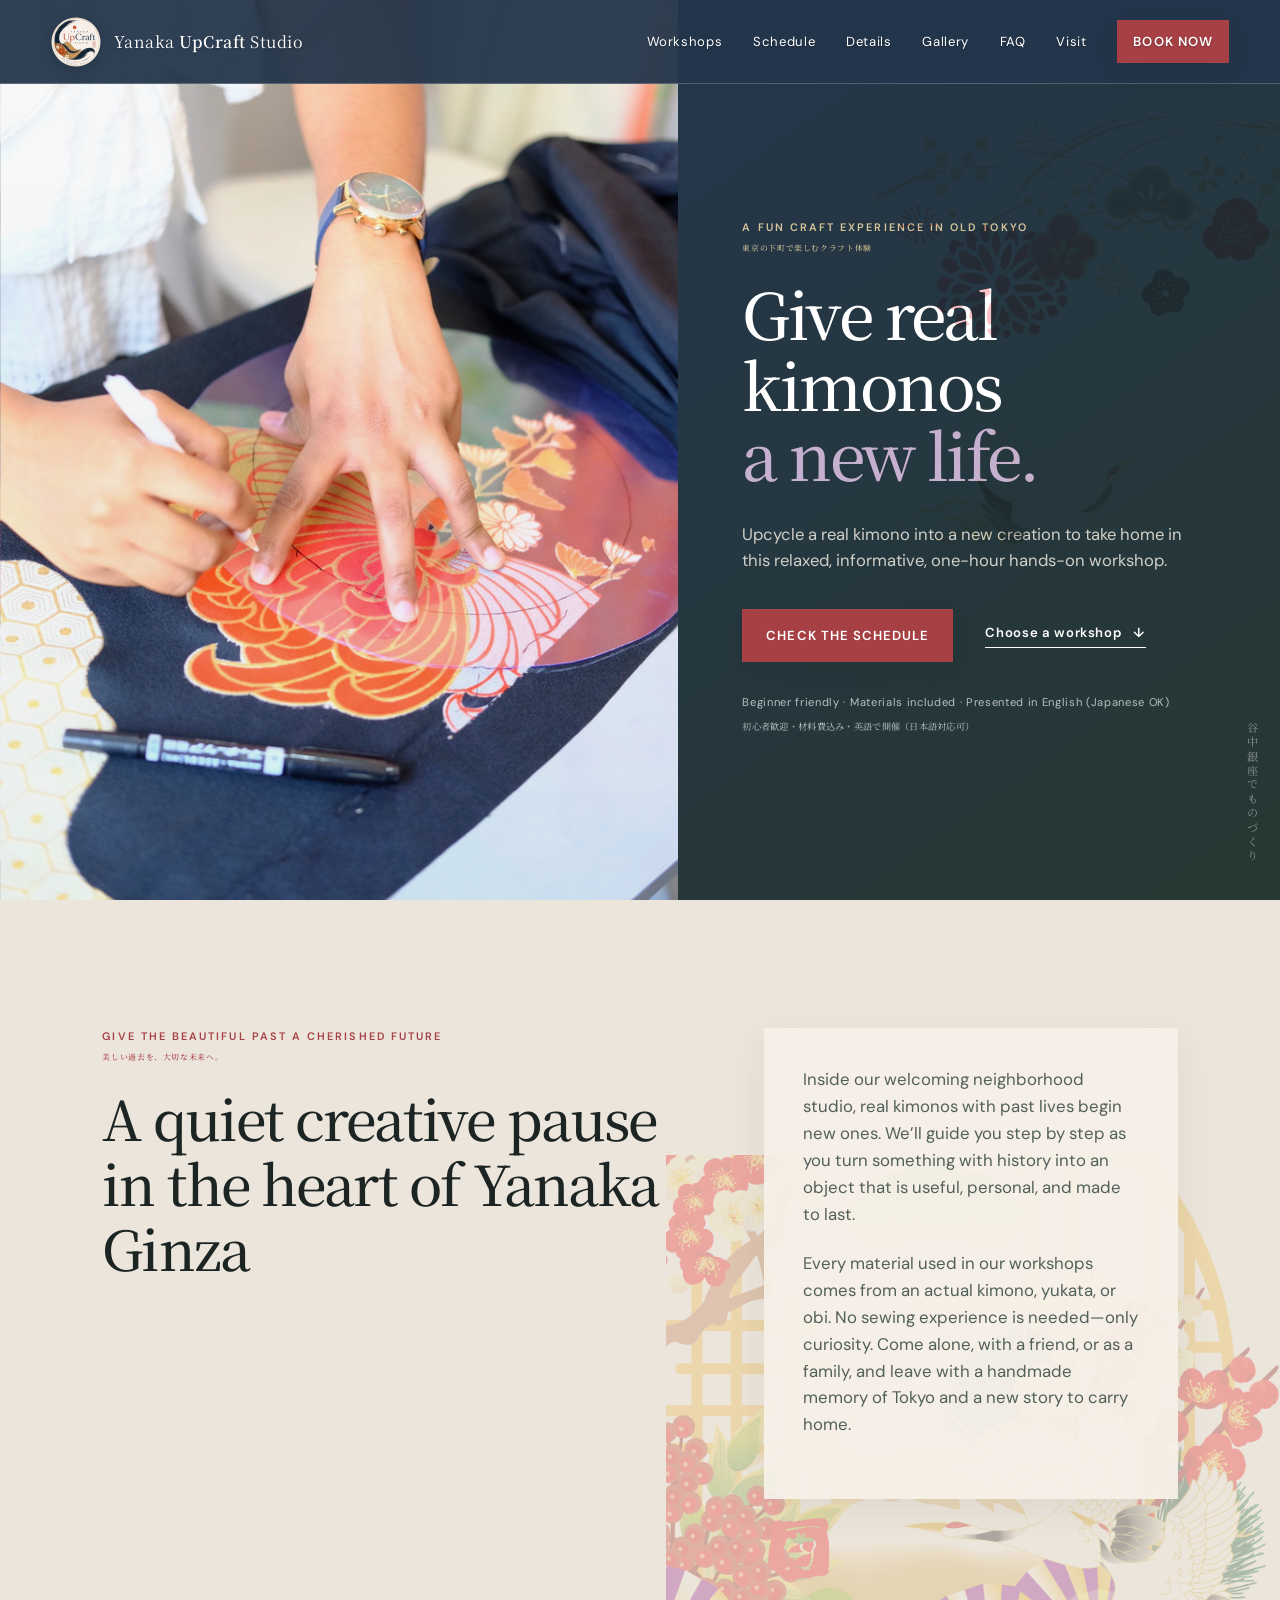
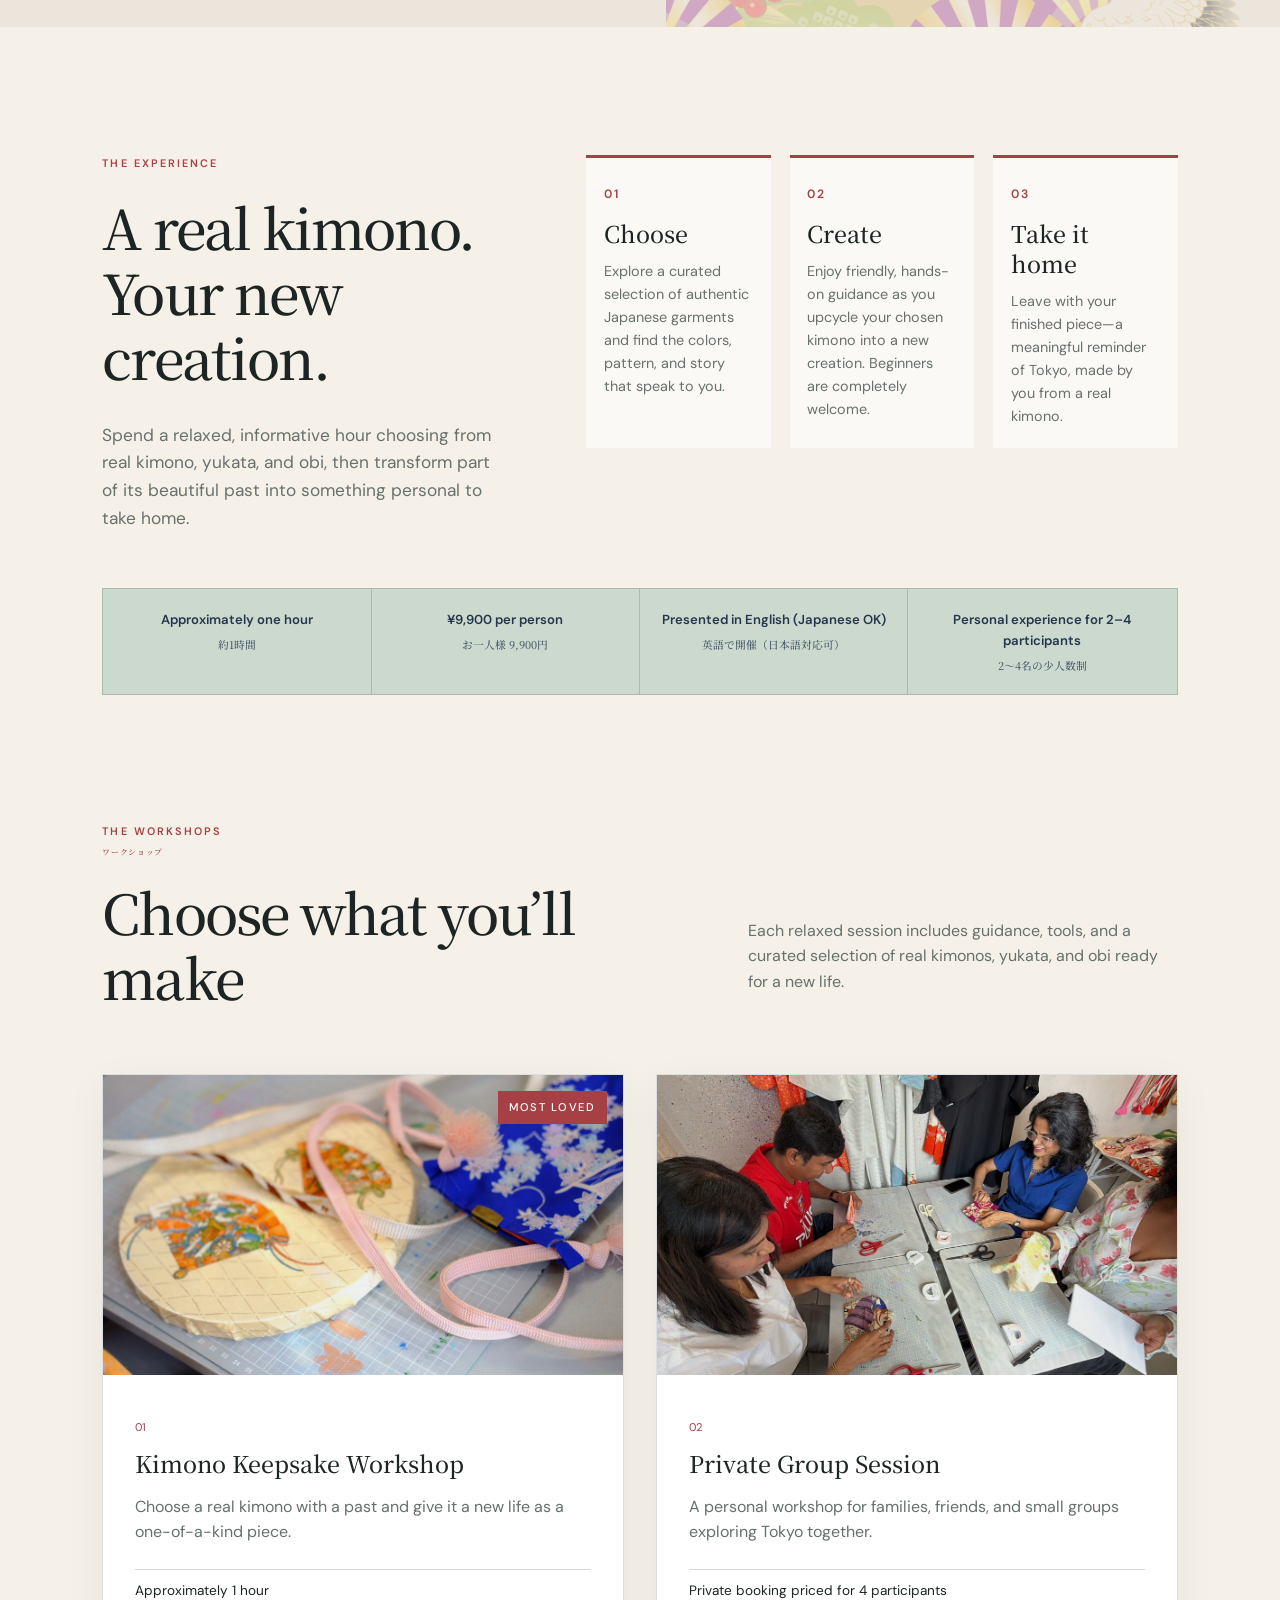
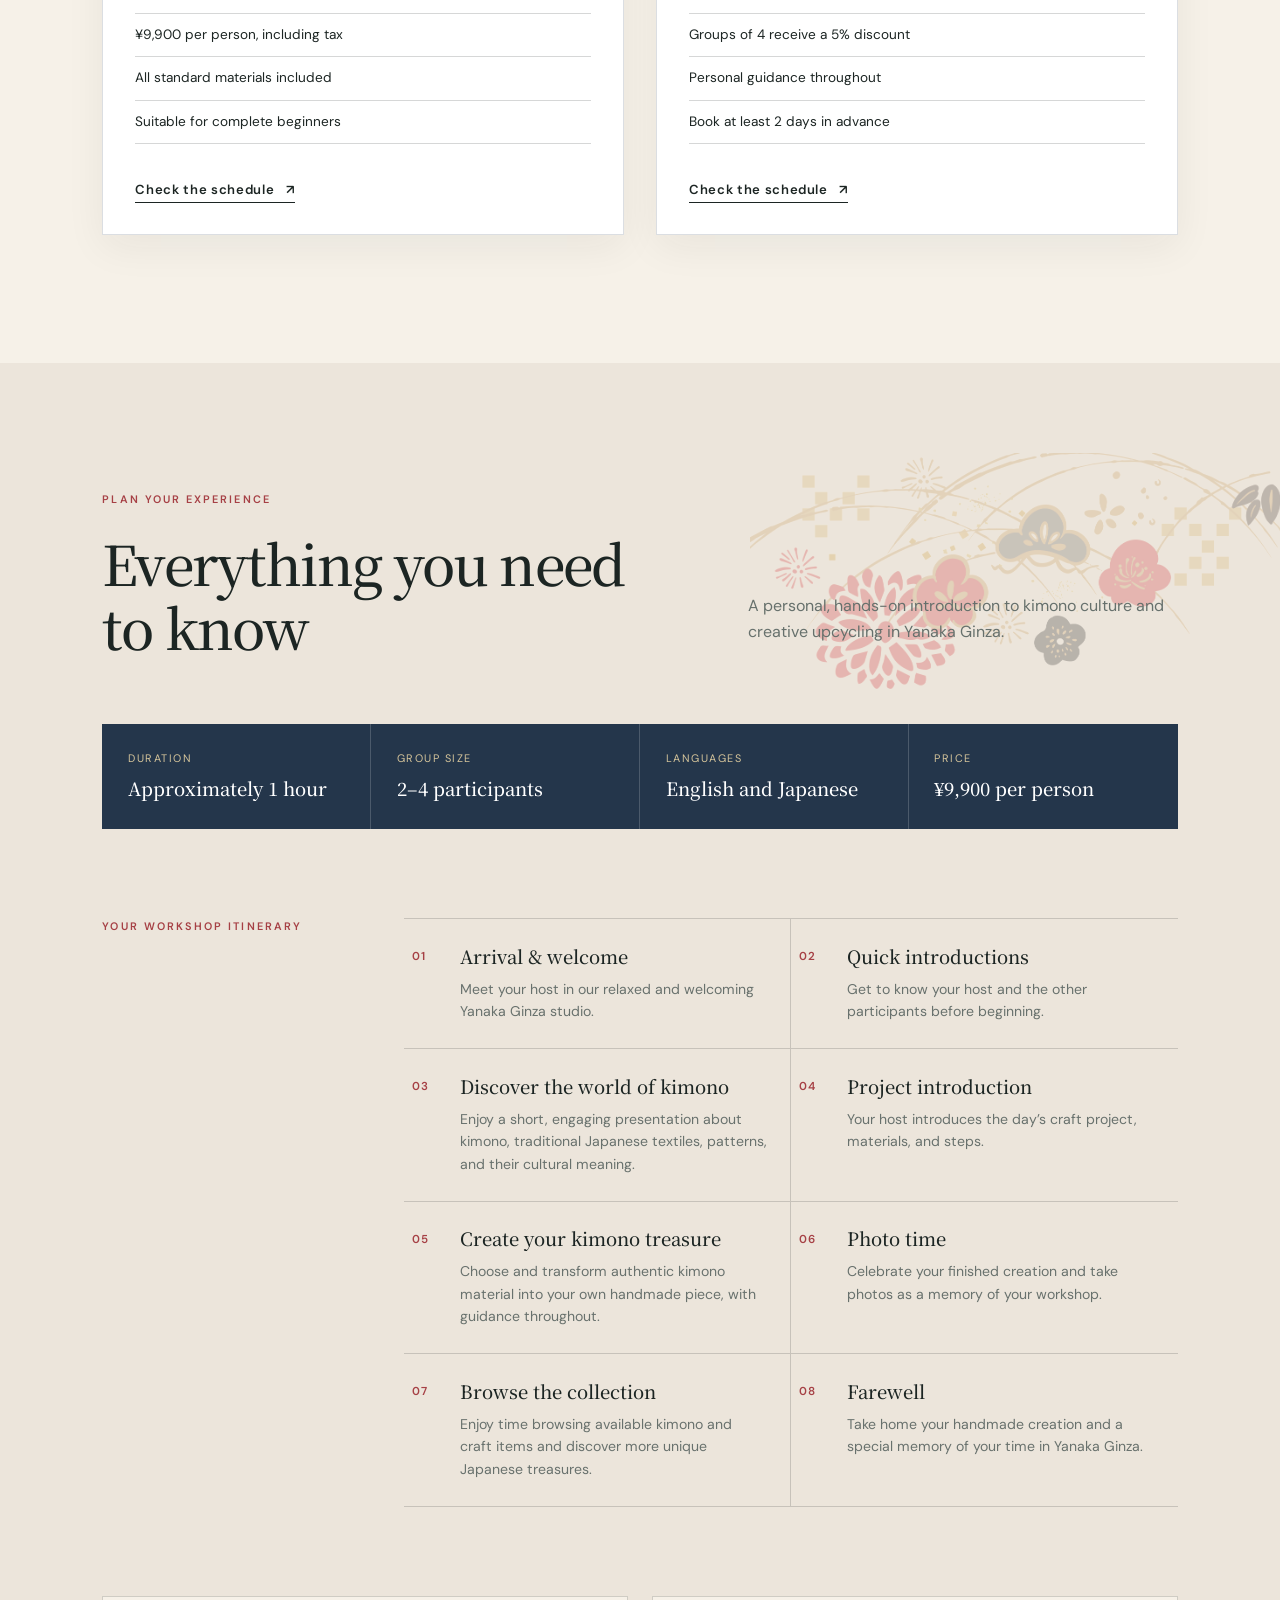
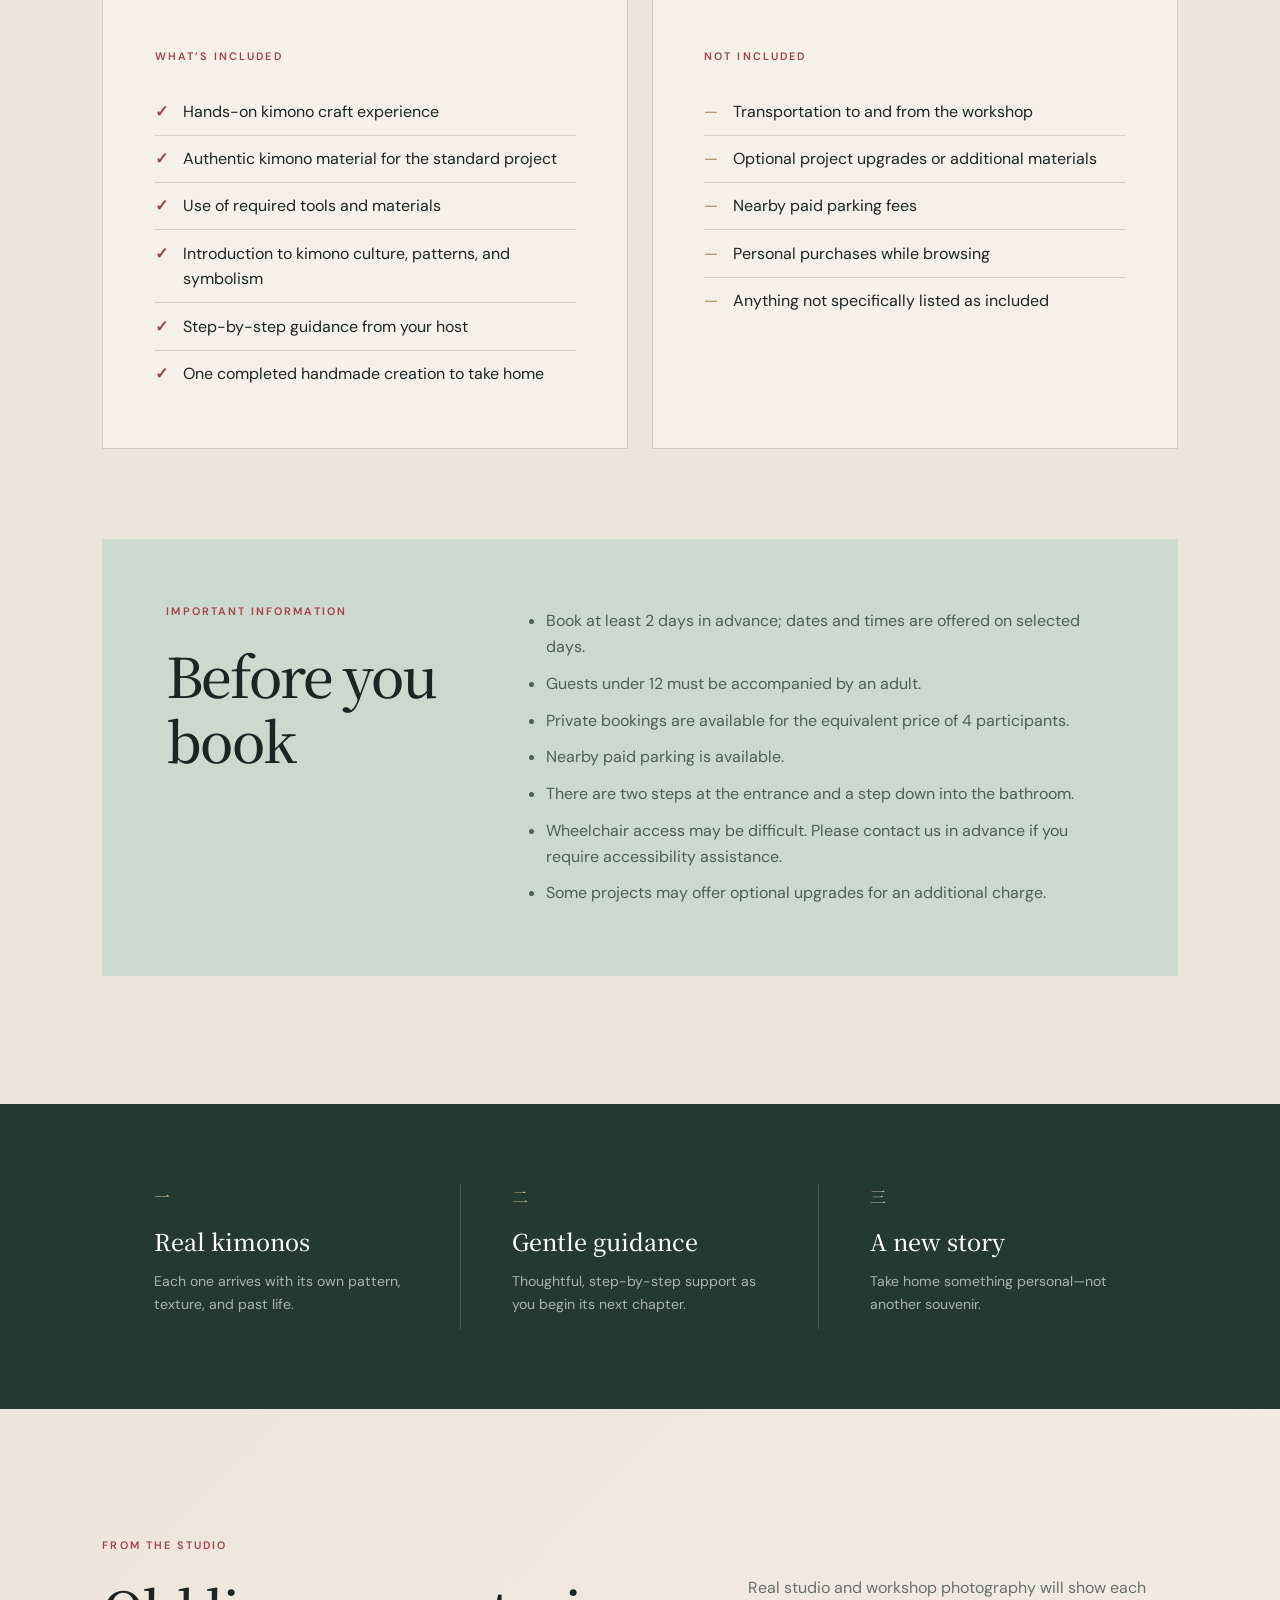
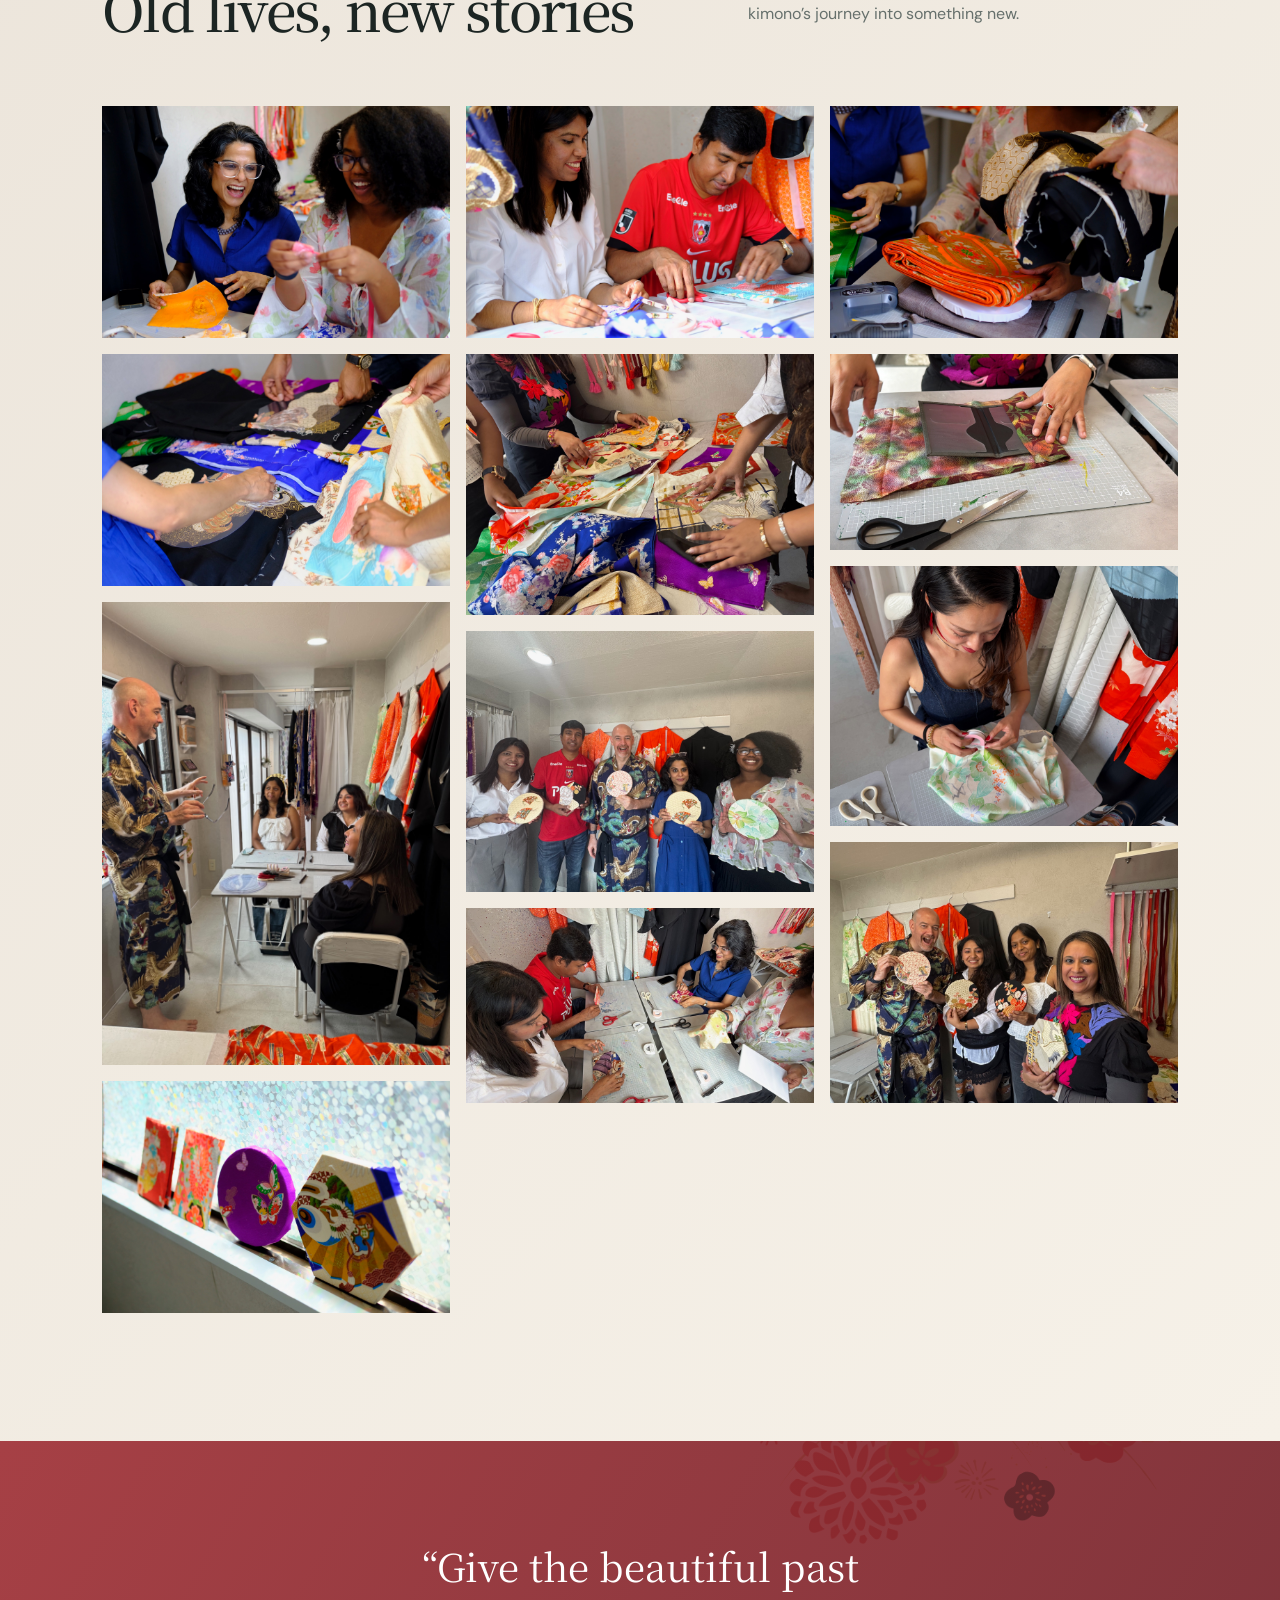
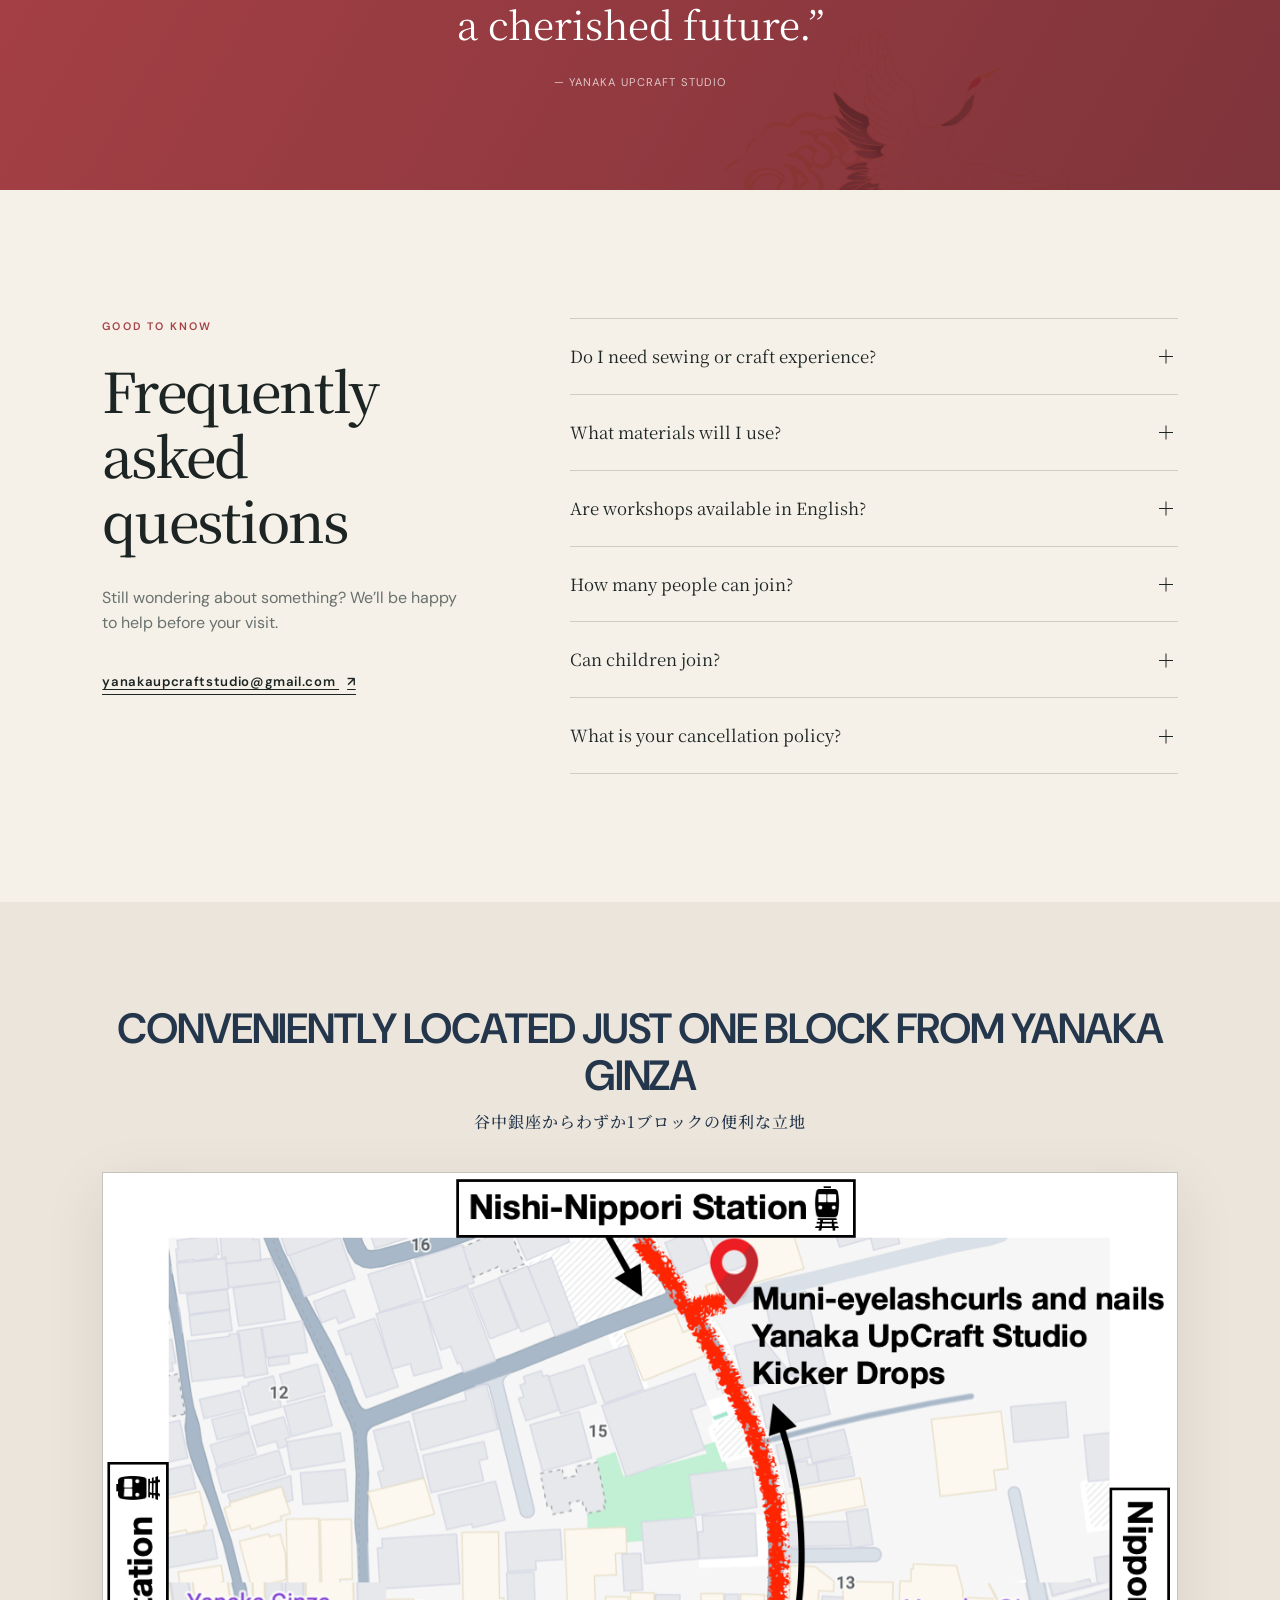
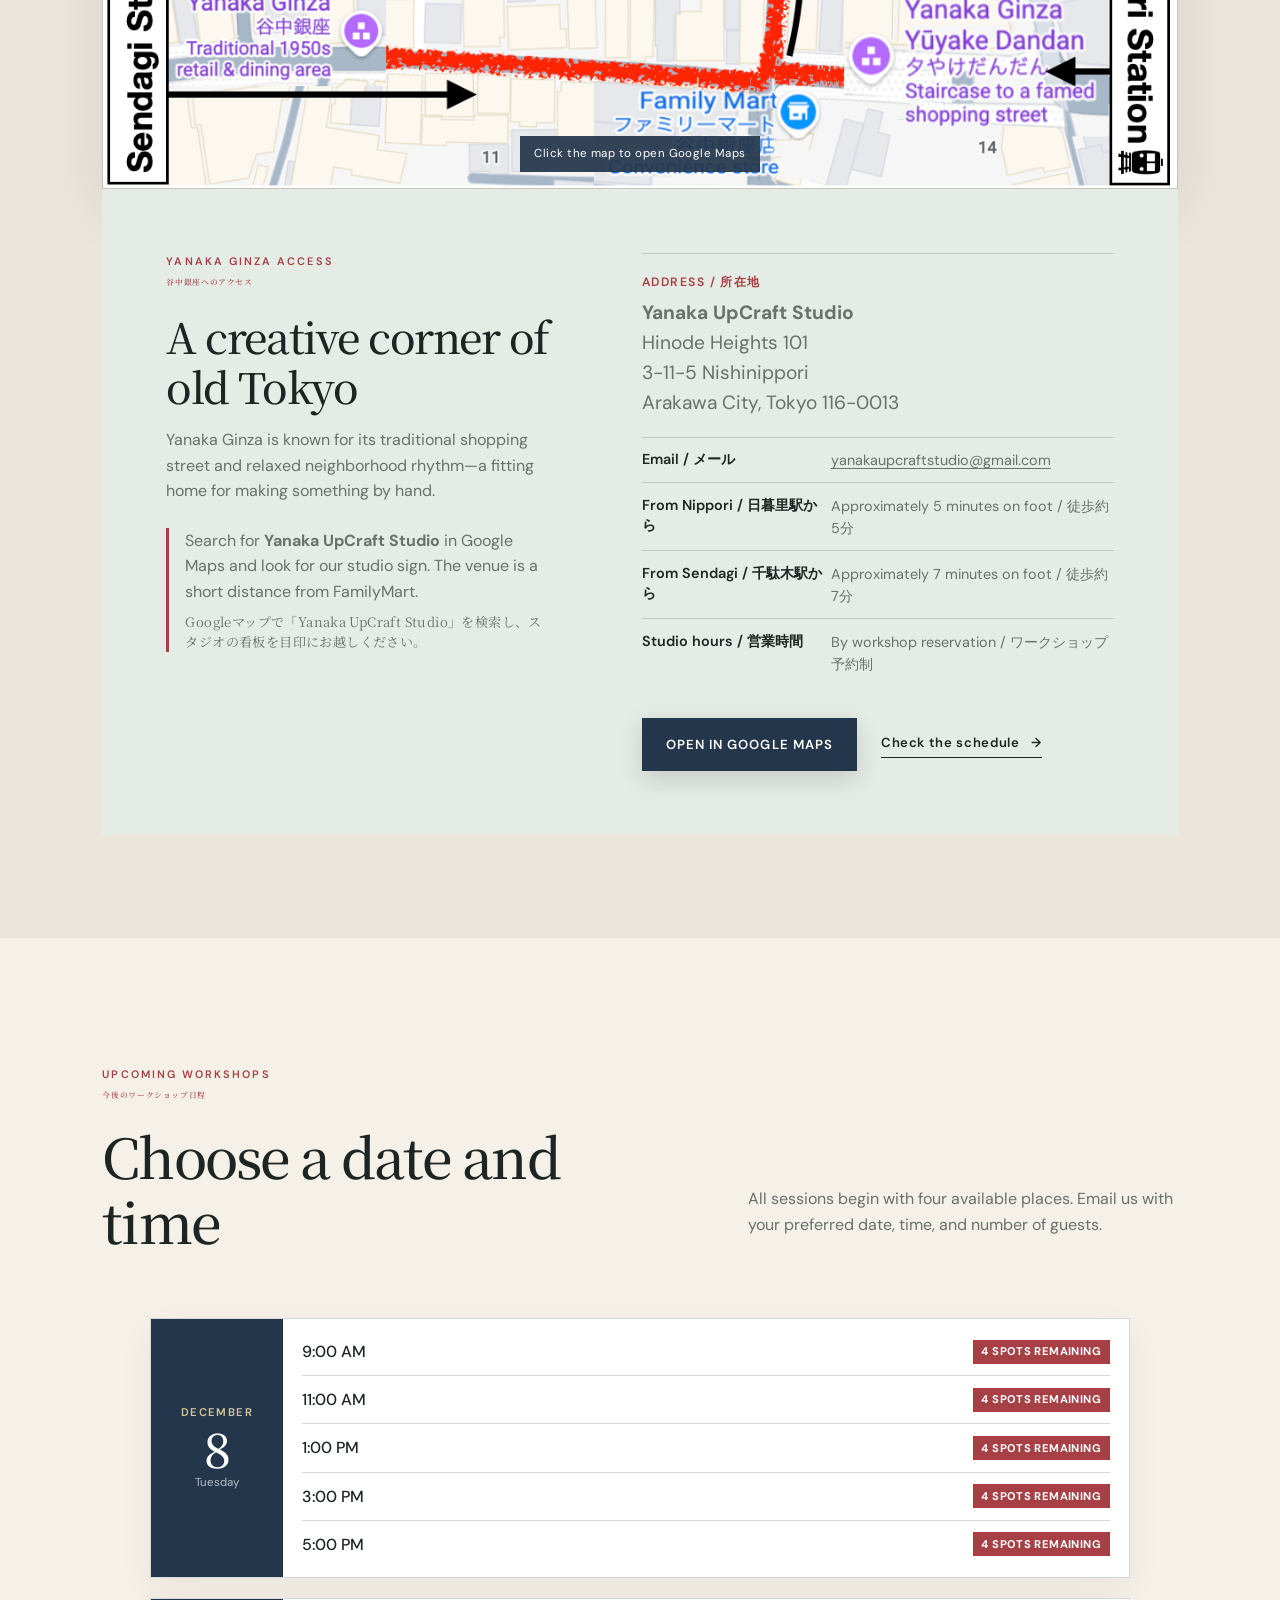
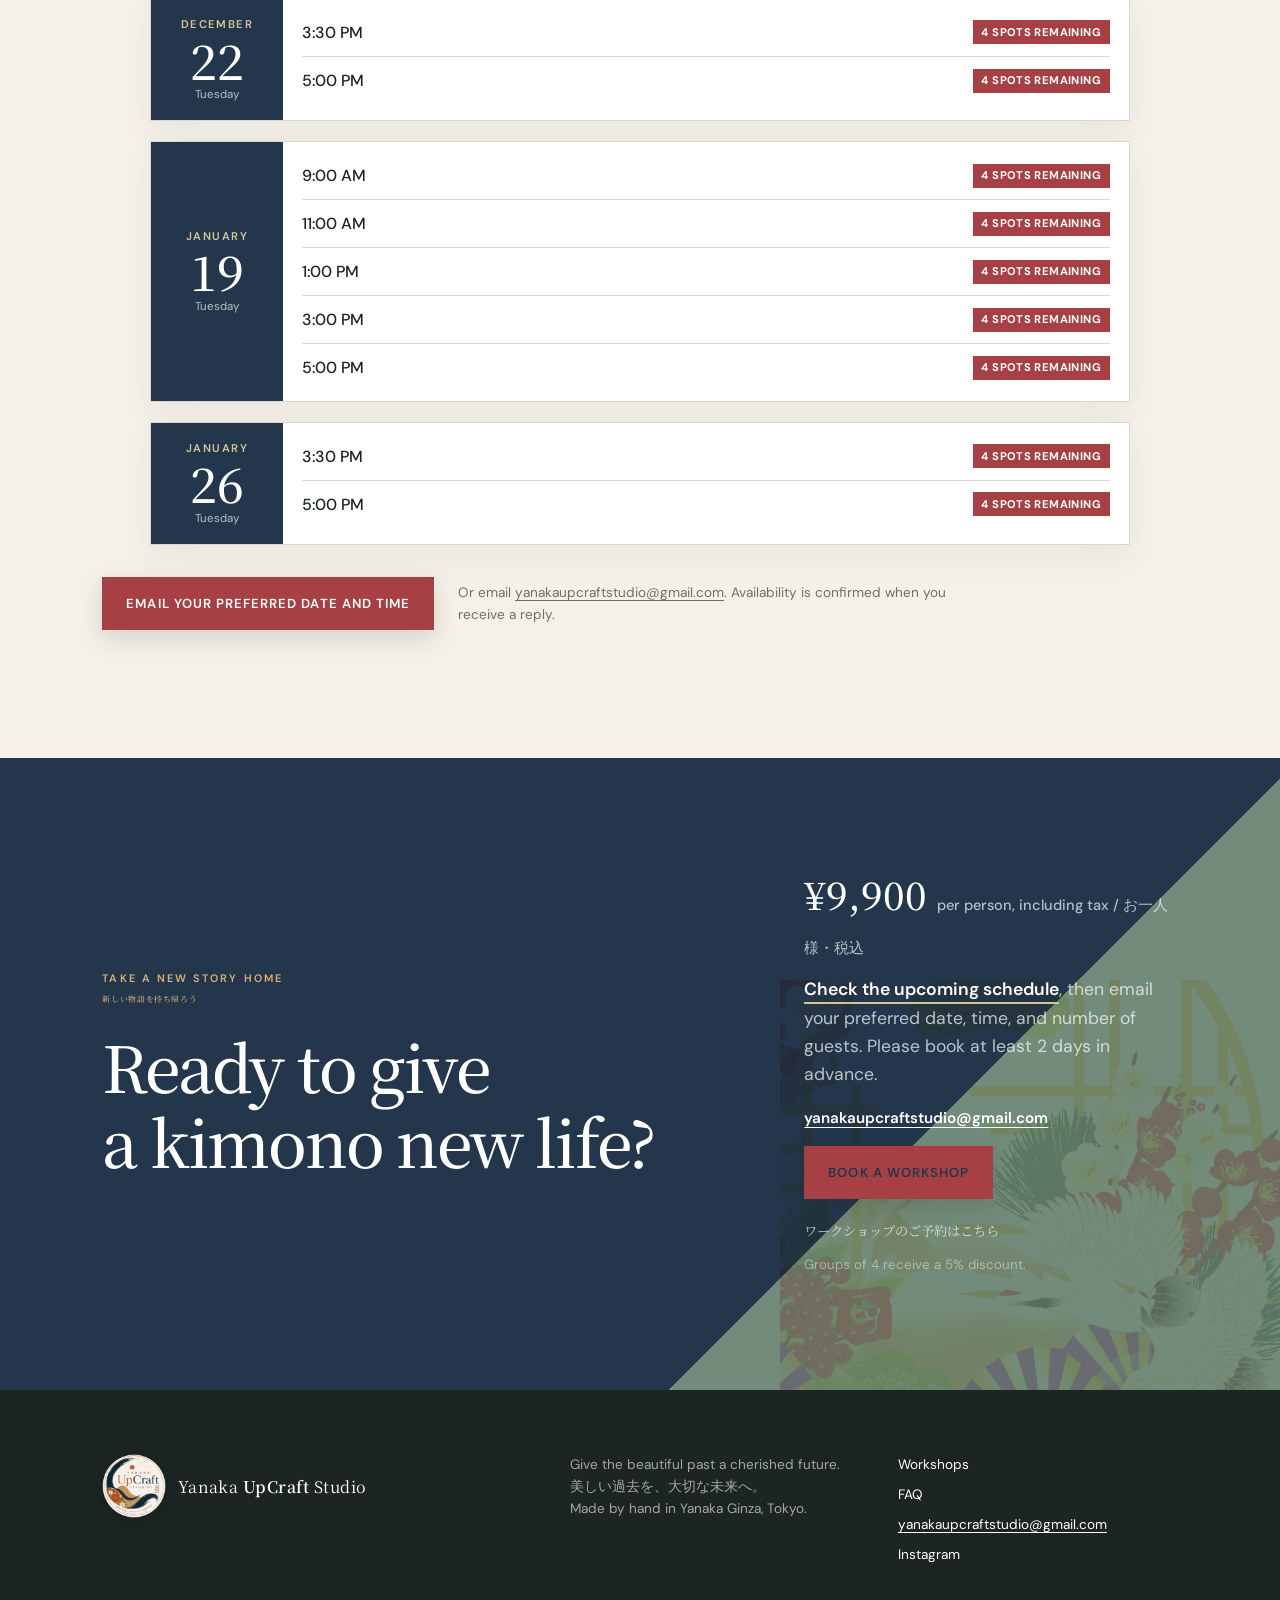
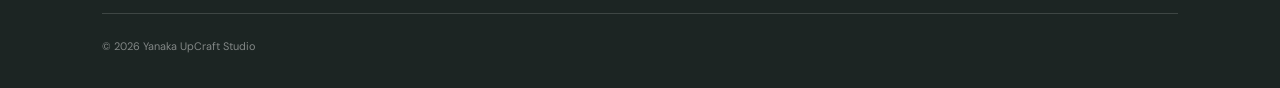
<file: index.html>
<!doctype html>
<html lang="en">
<head>
  <meta charset="utf-8">
  <meta name="viewport" content="width=device-width, initial-scale=1">
  <title>Yanaka UpCraft Studio | Kimono Craft Workshops in Yanaka Ginza, Tokyo</title>
  <meta name="description" content="Give the beautiful past a cherished future at a relaxed, one-hour hands-on kimono upcycling workshop in Yanaka Ginza, Tokyo.">
  <meta name="theme-color" content="#23362f">
  <meta property="og:title" content="Yanaka UpCraft Studio">
  <meta property="og:description" content="A relaxed, hands-on kimono upcycling workshop in Yanaka Ginza, Tokyo.">
  <meta property="og:type" content="website">
  <meta property="og:url" content="https://yanakaupcraftstudio.com/">
  <meta name="twitter:card" content="summary_large_image">
  <meta name="twitter:title" content="Yanaka UpCraft Studio">
  <meta name="twitter:description" content="A relaxed, hands-on kimono upcycling workshop in Yanaka Ginza, Tokyo.">
  <link rel="canonical" href="https://yanakaupcraftstudio.com/">
  <link rel="icon" href="favicon.png" type="image/png" sizes="32x32">
  <link rel="apple-touch-icon" href="apple-touch-icon.png" sizes="180x180">
  <link rel="preconnect" href="https://fonts.googleapis.com">
  <link rel="preconnect" href="https://fonts.gstatic.com" crossorigin>
  <link href="https://fonts.googleapis.com/css2?family=DM+Sans:wght@400;500;600&family=Noto+Serif+JP:wght@400;500;600&display=swap" rel="stylesheet">
  <link rel="stylesheet" href="css/style.css?v=2">
  <script src="js/script.js?v=3" defer></script>
</head>
<body>
  <a class="skip-link" href="#main">Skip to content</a>
  <header class="site-header" data-header>
    <a class="brand" href="#top" aria-label="Yanaka UpCraft Studio home">
      <img class="brand-logo" src="images/yanaka-upcraft-logo-circle.png" alt="Yanaka UpCraft Studio logo">
      <span>Yanaka <strong>UpCraft</strong> Studio</span>
    </a>
    <button class="menu-button" type="button" aria-expanded="false" aria-controls="site-nav">Menu</button>
    <nav id="site-nav" class="site-nav" aria-label="Main navigation">
      <a href="#workshops">Workshops</a><a href="#schedule">Schedule</a><a href="#details">Details</a><a href="#gallery">Gallery</a><a href="#faq">FAQ</a><a href="#visit">Visit</a>
      <a class="button button-small" href="#book">Book Now</a>
    </nav>
  </header>

  <main id="main">
    <section class="hero" id="top">
      <div class="hero-art" role="img" aria-label="Hands tracing a vivid floral design on a real kimono during a craft workshop"></div>
      <div class="hero-copy">
        <p class="eyebrow">A fun craft experience in old Tokyo <span class="eyebrow-jp" lang="ja">東京の下町で楽しむクラフト体験</span></p>
        <h1>Give real kimonos<br><em>a new life.</em></h1>
        <p class="hero-intro">Upcycle a real kimono into a new creation to take home in this relaxed, informative, one-hour hands-on workshop.</p>
        <div class="button-row"><a class="button" href="#schedule">Check the Schedule</a><a class="text-link" href="#workshops">Choose a workshop <span>↓</span></a></div>
        <p class="hero-note">Beginner friendly · Materials included · Presented in English (Japanese OK)<span class="jp-text" lang="ja">初心者歓迎・材料費込み・英語で開催（日本語対応可）</span></p>
      </div>
      <span class="vertical-type" aria-hidden="true">谷中銀座でものづくり</span>
    </section>

    <section class="intro section motif-section" id="story">
      <div><p class="eyebrow">Give the beautiful past a cherished future <span class="eyebrow-jp" lang="ja">美しい過去を、大切な未来へ。</span></p><h2>A quiet creative pause in the heart of Yanaka Ginza</h2></div>
      <div class="prose"><p>Inside our welcoming neighborhood studio, real kimonos with past lives begin new ones. We’ll guide you step by step as you turn something with history into an object that is useful, personal, and made to last.</p><p>Every material used in our workshops comes from an actual kimono, yukata, or obi. No sewing experience is needed—only curiosity. Come alone, with a friend, or as a family, and leave with a handmade memory of Tokyo and a new story to carry home.</p></div>
    </section>

    <section class="experience-details section" aria-labelledby="experience-title">
      <div class="experience-lead"><p class="eyebrow">The experience</p><h2 id="experience-title">A real kimono.<br>Your new creation.</h2><p>Spend a relaxed, informative hour choosing from real kimono, yukata, and obi, then transform part of its beautiful past into something personal to take home.</p></div>
      <div class="experience-steps">
        <article><span>01</span><h3>Choose</h3><p>Explore a curated selection of authentic Japanese garments and find the colors, pattern, and story that speak to you.</p></article>
        <article><span>02</span><h3>Create</h3><p>Enjoy friendly, hands-on guidance as you upcycle your chosen kimono into a new creation. Beginners are completely welcome.</p></article>
        <article><span>03</span><h3>Take it home</h3><p>Leave with your finished piece—a meaningful reminder of Tokyo, made by you from a real kimono.</p></article>
      </div>
      <ul class="experience-facts" aria-label="Workshop details"><li>Approximately one hour<small lang="ja">約1時間</small></li><li>¥9,900 per person<small lang="ja">お一人様 9,900円</small></li><li>Presented in English (Japanese OK)<small lang="ja">英語で開催（日本語対応可）</small></li><li>Personal experience for 2–4 participants<small lang="ja">2～4名の少人数制</small></li></ul>
    </section>

    <section class="workshops section" id="workshops">
      <div class="section-heading"><div><p class="eyebrow">The workshops <span class="eyebrow-jp" lang="ja">ワークショップ</span></p><h2>Choose what you’ll make</h2></div><p>Each relaxed session includes guidance, tools, and a curated selection of real kimonos, yukata, and obi ready for a new life.</p></div>
      <div class="card-grid">
        <article class="workshop-card featured"><div class="card-image image-one" role="img" aria-label="Finished round and drawstring kimono keepsakes in cream and blue"><b>Most loved</b></div><div class="card-body"><p class="card-number">01</p><h3>Kimono Keepsake Workshop</h3><p>Choose a real kimono with a past and give it a new life as a one-of-a-kind piece.</p><ul><li>Approximately 1 hour</li><li>¥9,900 per person, including tax</li><li>All standard materials included</li><li>Suitable for complete beginners</li></ul><a class="text-link" href="#schedule">Check the schedule <span>↗</span></a></div></article>
        <article class="workshop-card"><div class="card-image image-two" role="img" aria-label="Four guests enjoying hands-on kimono craft projects together in the studio"></div><div class="card-body"><p class="card-number">02</p><h3>Private Group Session</h3><p>A personal workshop for families, friends, and small groups exploring Tokyo together.</p><ul><li>Private booking priced for 4 participants</li><li>Groups of 4 receive a 5% discount</li><li>Personal guidance throughout</li><li>Book at least 2 days in advance</li></ul><a class="text-link" href="#schedule">Check the schedule <span>↗</span></a></div></article>
      </div>
    </section>

    <section class="details-section section" id="details">
      <div class="section-heading"><div><p class="eyebrow">Plan your experience</p><h2>Everything you need to know</h2></div><p>A personal, hands-on introduction to kimono culture and creative upcycling in Yanaka Ginza.</p></div>
      <div class="detail-summary"><div><small>Duration</small><strong>Approximately 1 hour</strong></div><div><small>Group size</small><strong>2–4 participants</strong></div><div><small>Languages</small><strong>English and Japanese</strong></div><div><small>Price</small><strong>¥9,900 per person</strong></div></div>

      <div class="itinerary-block"><p class="eyebrow">Your workshop itinerary</p><ol class="itinerary-list"><li><h3>Arrival &amp; welcome</h3><p>Meet your host in our relaxed and welcoming Yanaka Ginza studio.</p></li><li><h3>Quick introductions</h3><p>Get to know your host and the other participants before beginning.</p></li><li><h3>Discover the world of kimono</h3><p>Enjoy a short, engaging presentation about kimono, traditional Japanese textiles, patterns, and their cultural meaning.</p></li><li><h3>Project introduction</h3><p>Your host introduces the day’s craft project, materials, and steps.</p></li><li><h3>Create your kimono treasure</h3><p>Choose and transform authentic kimono material into your own handmade piece, with guidance throughout.</p></li><li><h3>Photo time</h3><p>Celebrate your finished creation and take photos as a memory of your workshop.</p></li><li><h3>Browse the collection</h3><p>Enjoy time browsing available kimono and craft items and discover more unique Japanese treasures.</p></li><li><h3>Farewell</h3><p>Take home your handmade creation and a special memory of your time in Yanaka Ginza.</p></li></ol></div>

      <div class="included-grid"><article><p class="eyebrow">What’s included</p><ul class="check-list"><li>Hands-on kimono craft experience</li><li>Authentic kimono material for the standard project</li><li>Use of required tools and materials</li><li>Introduction to kimono culture, patterns, and symbolism</li><li>Step-by-step guidance from your host</li><li>One completed handmade creation to take home</li></ul></article><article><p class="eyebrow">Not included</p><ul class="plain-list"><li>Transportation to and from the workshop</li><li>Optional project upgrades or additional materials</li><li>Nearby paid parking fees</li><li>Personal purchases while browsing</li><li>Anything not specifically listed as included</li></ul></article></div>

      <div class="important-info"><div><p class="eyebrow">Important information</p><h2>Before you book</h2></div><ul><li>Book at least 2 days in advance; dates and times are offered on selected days.</li><li>Guests under 12 must be accompanied by an adult.</li><li>Private bookings are available for the equivalent price of 4 participants.</li><li>Nearby paid parking is available.</li><li>There are two steps at the entrance and a step down into the bathroom.</li><li>Wheelchair access may be difficult. Please contact us in advance if you require accessibility assistance.</li><li>Some projects may offer optional upgrades for an additional charge.</li></ul></div>
    </section>

    <section class="values section" aria-label="What makes the experience special">
      <div><span>一</span><h3>Real kimonos</h3><p>Each one arrives with its own pattern, texture, and past life.</p></div><div><span>二</span><h3>Gentle guidance</h3><p>Thoughtful, step-by-step support as you begin its next chapter.</p></div><div><span>三</span><h3>A new story</h3><p>Take home something personal—not another souvenir.</p></div>
    </section>

    <section class="gallery section" id="gallery">
      <div class="section-heading"><div><p class="eyebrow">From the studio</p><h2>Old lives, new stories</h2></div><p>Real studio and workshop photography will show each kimono’s journey into something new.</p></div>
      <div class="gallery-grid">
        <figure class="gallery-item"><img src="images/workshop-guests-making.jpg" alt="Two smiling guests working with colorful kimono materials" loading="lazy"></figure>
        <figure class="gallery-item"><img src="images/choosing-kimono-pieces.jpg" alt="Guests choosing from a table filled with real kimono and obi" loading="lazy"></figure>
        <figure class="gallery-item"><img src="images/kimono-culture-introduction.jpg" alt="A kimono culture introduction inside the Yanaka Ginza studio" loading="lazy"></figure>
        <figure class="gallery-item"><img src="images/finished-kimono-crafts.jpg" alt="Finished kimono-covered creations displayed in the studio window" loading="lazy"></figure>
        <figure class="gallery-item"><img src="images/couple-making-kimono-crafts.jpg" alt="A couple enjoying the hands-on kimono craft workshop" loading="lazy"></figure>
        <figure class="gallery-item"><img src="images/choosing-kimono-patterns.jpg" alt="Guests exploring colorful kimono patterns together" loading="lazy"></figure>
        <figure class="gallery-item"><img src="images/workshop-group-finished-projects.jpg" alt="Workshop group holding their completed handmade kimono creations" loading="lazy"></figure>
        <figure class="gallery-item"><img src="images/hands-on-group-workshop.jpg" alt="Four guests making individual kimono craft projects around the worktables" loading="lazy"></figure>
        <figure class="gallery-item"><img src="images/exploring-obi.jpg" alt="Guests examining bright orange, green, gold, and black obi" loading="lazy"></figure>
        <figure class="gallery-item"><img src="images/assembling-kimono-project.jpg" alt="A guest assembling a richly patterned kimono project" loading="lazy"></figure>
        <figure class="gallery-item"><img src="images/guest-making-kimono-project.jpg" alt="A guest carefully shaping pale green floral kimono material" loading="lazy"></figure>
        <figure class="gallery-item"><img src="images/workshop-group-portrait.jpg" alt="A workshop group smiling with their finished kimono pieces" loading="lazy"></figure>
      </div>
    </section>

    <section class="quote-band"><p>“Give the beautiful past<br>a cherished future.”</p><span>— Yanaka UpCraft Studio</span></section>

    <section class="faq section" id="faq">
      <div><p class="eyebrow">Good to know</p><h2>Frequently asked questions</h2><p class="faq-intro">Still wondering about something? We’ll be happy to help before your visit.</p><a class="text-link email-address" href="mailto:yanakaupcraftstudio@gmail.com">yanakaupcraftstudio@gmail.com <span>↗</span></a></div>
      <div class="accordion">
        <details><summary>Do I need sewing or craft experience?<span></span></summary><p>Not at all. Workshops are designed for complete beginners, with friendly guidance throughout.</p></details>
        <details><summary>What materials will I use?<span></span></summary><p>All tools and workshop materials are included. Every material used in our workshops comes from an actual kimono, yukata, or obi. You’ll choose one in the studio and help its story continue.</p></details>
        <details><summary>Are workshops available in English?<span></span></summary><p>Yes. Workshops are presented in English, and Japanese is also OK.</p></details>
        <details><summary>How many people can join?<span></span></summary><p>Standard workshops are for 2–4 participants. Solo visitors are welcome to inquire about joining an available session. Private bookings are available for the equivalent price of 4 participants, and groups of 4 receive a 5% discount.</p></details>
        <details><summary>Can children join?<span></span></summary><p>Yes. Guests under 12 must be accompanied by an adult.</p></details>
        <details><summary>What is your cancellation policy?<span></span></summary><p>Please cancel at least 1 day (24 hours) before the scheduled workshop and confirm applicable refund conditions before booking. Rescheduling may be possible when another date or time is available. Late arrivals and no-shows are non-refundable. If the workshop is cancelled by the operator, a refund will be provided.</p></details>
      </div>
    </section>

    <section class="visit section" id="visit">
      <div class="location-callout"><strong>Conveniently located just one block from Yanaka Ginza</strong><span lang="ja">谷中銀座からわずか1ブロックの便利な立地</span></div>
      <figure class="access-map"><a href="https://maps.app.goo.gl/iifubuPrYhz1hNJP9" target="_blank" rel="noopener"><img src="images/yanaka-ginza-access-map-print.png" alt="Full walking map from Nishi-Nippori, Nippori, and Sendagi stations to Yanaka UpCraft Studio near Yanaka Ginza"><span>Click the map to open Google Maps</span></a></figure>
      <div class="visit-copy"><div><p class="eyebrow">Yanaka Ginza access <span class="eyebrow-jp" lang="ja">谷中銀座へのアクセス</span></p><h2>A creative corner of old Tokyo</h2><p>Yanaka Ginza is known for its traditional shopping street and relaxed neighborhood rhythm—a fitting home for making something by hand.</p><p class="arrival-note">Search for <strong>Yanaka UpCraft Studio</strong> in Google Maps and look for our studio sign. The venue is a short distance from FamilyMart.<span class="jp-text" lang="ja">Googleマップで「Yanaka UpCraft Studio」を検索し、スタジオの看板を目印にお越しください。</span></p></div><div><dl><div class="address-row"><dt>Address / 所在地</dt><dd><a href="https://maps.app.goo.gl/iifubuPrYhz1hNJP9" target="_blank" rel="noopener"><strong>Yanaka UpCraft Studio</strong><br>Hinode Heights 101<br>3-11-5 Nishinippori<br>Arakawa City, Tokyo 116-0013</a></dd></div><div><dt>Email / メール</dt><dd><a class="email-address" href="mailto:yanakaupcraftstudio@gmail.com">yanakaupcraftstudio@gmail.com</a></dd></div><div><dt>From Nippori / 日暮里駅から</dt><dd>Approximately 5 minutes on foot / 徒歩約5分</dd></div><div><dt>From Sendagi / 千駄木駅から</dt><dd>Approximately 7 minutes on foot / 徒歩約7分</dd></div><div><dt>Studio hours / 営業時間</dt><dd>By workshop reservation / ワークショップ予約制</dd></div></dl><div class="visit-actions"><a class="button map-button" href="https://maps.app.goo.gl/iifubuPrYhz1hNJP9" target="_blank" rel="noopener">Open in Google Maps</a><a class="text-link" href="#schedule">Check the schedule <span>→</span></a></div></div></div>
    </section>

    <section class="schedule section" id="schedule" aria-labelledby="schedule-title">
      <div class="section-heading schedule-heading"><div><p class="eyebrow">Upcoming workshops <span class="eyebrow-jp" lang="ja">今後のワークショップ日程</span></p><h2 id="schedule-title">Choose a date and time</h2></div><p>All sessions begin with four available places. Email us with your preferred date, time, and number of guests.</p></div>
      <div class="schedule-list" data-schedule-list aria-live="polite"></div>
      <noscript><p>Please enable JavaScript or email the studio for the latest workshop availability.</p></noscript>
      <div class="schedule-action"><a class="button" href="mailto:yanakaupcraftstudio@gmail.com?subject=Workshop%20reservation%20inquiry&body=Preferred%20date%3A%20%0APreferred%20time%3A%20%0ANumber%20of%20guests%3A%20">Email your preferred date and time</a><p>Or email <a class="email-address" href="mailto:yanakaupcraftstudio@gmail.com">yanakaupcraftstudio@gmail.com</a>. Availability is confirmed when you receive a reply.</p></div>
    </section>

    <section class="booking" id="book"><div><p class="eyebrow">Take a new story home <span class="eyebrow-jp" lang="ja">新しい物語を持ち帰ろう</span></p><h2>Ready to give<br>a kimono new life?</h2></div><div><p class="booking-price">¥9,900 <small>per person, including tax / お一人様・税込</small></p><p><a class="booking-schedule-link" href="#schedule">Check the upcoming schedule</a>, then email your preferred date, time, and number of guests. Please book at least 2 days in advance.</p><p class="booking-email"><a href="mailto:yanakaupcraftstudio@gmail.com">yanakaupcraftstudio@gmail.com</a></p><a class="button button-light" href="mailto:yanakaupcraftstudio@gmail.com?subject=Workshop%20reservation%20inquiry&body=Preferred%20date%3A%20%0APreferred%20time%3A%20%0ANumber%20of%20guests%3A%20">Book a workshop</a><small class="booking-jp" lang="ja">ワークショップのご予約はこちら</small><small>Groups of 4 receive a 5% discount.</small></div></section>
  </main>

  <footer><a class="brand brand-footer" href="#top"><img class="brand-logo brand-logo-footer" src="images/yanaka-upcraft-logo-circle.png" alt="Yanaka UpCraft Studio logo"><span>Yanaka <strong>UpCraft</strong> Studio</span></a><div><p>Give the beautiful past a cherished future.<br><span lang="ja">美しい過去を、大切な未来へ。</span><br>Made by hand in Yanaka Ginza, Tokyo.</p></div><div class="footer-links"><a href="#workshops">Workshops</a><a href="#faq">FAQ</a><a class="email-address" href="mailto:yanakaupcraftstudio@gmail.com">yanakaupcraftstudio@gmail.com</a><a href="#">Instagram</a></div><p class="copyright">© <span data-year></span> Yanaka UpCraft Studio</p></footer>
</body>
</html>
</file>
<file: css/style.css>
:root{--ink:#25302c;--forest:#23362f;--paper:#f4efe5;--cream:#fbf8f1;--persimmon:#b94c32;--gold:#b59250;--line:rgba(37,48,44,.18);--serif:"Noto Serif JP",Georgia,serif;--sans:"DM Sans",Arial,sans-serif}*{box-sizing:border-box}html{scroll-behavior:smooth}body{margin:0;background:var(--cream);color:var(--ink);font-family:var(--sans);line-height:1.6}a{color:inherit;text-decoration:none}img{max-width:100%}.skip-link{position:fixed;left:1rem;top:-5rem;background:#fff;padding:.7rem 1rem;z-index:100}.skip-link:focus{top:1rem}.site-header{height:84px;padding:0 clamp(1.25rem,4vw,4.5rem);display:flex;align-items:center;justify-content:space-between;position:absolute;width:100%;z-index:10;color:#fff;border-bottom:1px solid rgba(255,255,255,.22)}.site-header.scrolled{position:fixed;background:rgba(35,54,47,.96);backdrop-filter:blur(10px);height:68px}.brand{display:flex;align-items:center;gap:.7rem;font-family:var(--serif);letter-spacing:.03em}.brand-mark{display:grid;place-items:center;width:36px;height:36px;border:1px solid currentColor;border-radius:50%;font-size:.9rem}.brand strong{font-weight:600}.site-nav{display:flex;align-items:center;gap:clamp(1rem,2.4vw,2.5rem);font-size:.82rem;letter-spacing:.05em}.site-nav>a:not(.button):hover{opacity:.7}.menu-button{display:none;background:none;border:1px solid rgba(255,255,255,.6);color:#fff;padding:.55rem .8rem;font:inherit}.button{display:inline-flex;align-items:center;justify-content:center;background:var(--persimmon);color:#fff;padding:1rem 1.5rem;border:0;font-size:.82rem;font-weight:600;letter-spacing:.08em;text-transform:uppercase;transition:.2s}.button:hover{background:#9f3d28;transform:translateY(-2px)}.button-small{padding:.7rem 1rem}.hero{min-height:760px;height:100vh;max-height:980px;background:var(--forest);color:#fff;display:grid;grid-template-columns:53% 47%;position:relative;overflow:hidden}.hero-art{background:linear-gradient(145deg,rgba(27,51,43,.12),rgba(25,37,32,.44)),repeating-linear-gradient(45deg,#977a63 0,#977a63 2px,#a4876f 2px,#a4876f 5px);display:grid;place-items:center;color:rgba(255,255,255,.7);text-align:center;letter-spacing:.1em;text-transform:uppercase}.hero-art small{font-size:.65rem}.hero-copy{display:flex;flex-direction:column;justify-content:center;padding:8rem clamp(3rem,6vw,8rem) 4rem clamp(2rem,5vw,6rem);position:relative}.hero-copy:before{content:"";position:absolute;width:240px;height:240px;border:1px solid rgba(255,255,255,.12);border-radius:50%;right:-60px;top:20%}.eyebrow{text-transform:uppercase;letter-spacing:.19em;font-size:.68rem;font-weight:600;color:var(--persimmon);margin:0 0 1.4rem}.hero .eyebrow{color:#d8b378}.hero h1{font:500 clamp(3rem,5vw,5.8rem)/1.1 var(--serif);letter-spacing:-.04em;margin:0 0 2rem}.hero h1 em{font-style:normal;color:#d8b378}.hero-intro{font-size:clamp(1rem,1.3vw,1.2rem);max-width:540px;color:rgba(255,255,255,.75);margin:0 0 2.2rem}.button-row{display:flex;align-items:center;gap:2rem;flex-wrap:wrap}.text-link{font-size:.82rem;font-weight:600;letter-spacing:.05em;border-bottom:1px solid currentColor;padding-bottom:.25rem}.text-link span{margin-left:.5rem}.hero-note{font-size:.7rem;letter-spacing:.06em;color:rgba(255,255,255,.55);margin-top:2rem}.vertical-type{position:absolute;right:1.2rem;bottom:2.2rem;writing-mode:vertical-rl;letter-spacing:.3em;font-family:var(--serif);font-size:.7rem;color:rgba(255,255,255,.45)}.section{padding:clamp(5rem,10vw,9rem) clamp(1.25rem,8vw,9rem)}h2{font:500 clamp(2.3rem,4.3vw,4.6rem)/1.18 var(--serif);letter-spacing:-.035em;margin:0}h3{font:500 1.45rem/1.3 var(--serif)}.intro{display:grid;grid-template-columns:1.15fr .85fr;gap:clamp(3rem,8vw,9rem);background:var(--paper)}.prose{padding-top:2rem;font-size:1.05rem;color:#52605a}.prose p{margin:0 0 1.4rem}.section-heading{display:flex;justify-content:space-between;align-items:end;gap:4rem;margin-bottom:4rem}.section-heading>p{max-width:430px;color:#66706c}.workshops{background:var(--cream)}.card-grid{display:grid;grid-template-columns:1fr 1fr;gap:2rem}.workshop-card{border:1px solid var(--line);background:#fff}.card-image{height:300px;background:repeating-linear-gradient(135deg,#c2a682 0,#c2a682 3px,#b69b77 3px,#b69b77 7px);display:grid;place-items:center;color:rgba(255,255,255,.9);text-transform:uppercase;letter-spacing:.15em;font-size:.7rem;position:relative}.image-two{background:repeating-linear-gradient(45deg,#59685f 0,#59685f 3px,#526158 3px,#526158 7px)}.card-image b{position:absolute;top:1rem;right:1rem;background:var(--persimmon);padding:.45rem .7rem;font-weight:500}.card-body{padding:2rem}.card-number{color:var(--persimmon);font-size:.7rem}.card-body h3{margin:.5rem 0 1rem}.card-body>p:not(.card-number){color:#65706b}.card-body ul{list-style:none;padding:0;margin:1.5rem 0 2rem;border-top:1px solid var(--line)}.card-body li{padding:.65rem 0;border-bottom:1px solid var(--line);font-size:.85rem}.content-note{text-align:center;font-size:.72rem;color:#7f8783;margin:2rem 0 0}.values{background:var(--forest);color:#fff;display:grid;grid-template-columns:repeat(3,1fr);gap:0;padding-top:5rem;padding-bottom:5rem}.values>div{padding:0 clamp(1.5rem,4vw,4rem);border-right:1px solid rgba(255,255,255,.18)}.values>div:last-child{border:0}.values span{font-family:var(--serif);color:#d8b378}.values h3{margin:1rem 0 .6rem}.values p{color:rgba(255,255,255,.62);font-size:.88rem}.gallery{background:var(--paper)}.gallery-grid{display:grid;grid-template-columns:1.15fr .85fr 1fr;grid-template-rows:220px 220px;gap:1rem}.gallery-item{display:grid;place-items:center;background:#b59672;color:rgba(255,255,255,.75);text-transform:uppercase;letter-spacing:.12em;font-size:.65rem}.gallery-item.tall{grid-row:span 2;background:#6f5145}.gallery-item.dark{background:#384b42}.gallery-item.light{background:#cbbda4;color:#fff}.gallery-item.wide{grid-column:span 1;background:#8c7568}.quote-band{padding:6rem 2rem;text-align:center;background:var(--persimmon);color:#fff}.quote-band p{font:400 clamp(1.8rem,3vw,3.3rem)/1.5 var(--serif);margin:0 0 1rem}.quote-band span{font-size:.7rem;letter-spacing:.1em;text-transform:uppercase;opacity:.7}.faq{display:grid;grid-template-columns:.75fr 1.25fr;gap:clamp(3rem,8vw,9rem)}.faq-intro{color:#68716d;max-width:380px;margin:2rem 0}.accordion details{border-top:1px solid var(--line)}.accordion details:last-child{border-bottom:1px solid var(--line)}summary{list-style:none;cursor:pointer;padding:1.5rem 2.4rem 1.5rem 0;font-family:var(--serif);font-size:1.05rem;position:relative}summary::-webkit-details-marker{display:none}summary span:before,summary span:after{content:"";position:absolute;right:.3rem;top:50%;width:14px;height:1px;background:var(--ink)}summary span:after{transform:rotate(90deg)}details[open] summary span:after{transform:rotate(0)}details p{margin:0;padding:0 3rem 1.6rem 0;color:#68716d;font-size:.9rem}.visit{display:grid;grid-template-columns:1.2fr .8fr;padding-top:0;gap:0}.map-placeholder{min-height:500px;background-color:#cfc9b9;background-image:linear-gradient(30deg,rgba(255,255,255,.3) 12%,transparent 12.5%,transparent 87%,rgba(255,255,255,.3) 87.5%),linear-gradient(150deg,rgba(255,255,255,.3) 12%,transparent 12.5%,transparent 87%,rgba(255,255,255,.3) 87.5%);background-size:80px 140px;display:flex;flex-direction:column;align-items:center;justify-content:center;text-align:center;color:#5f655f}.map-placeholder span{text-transform:uppercase;letter-spacing:.15em}.map-placeholder small{max-width:260px;margin-top:.6rem}.visit-copy{background:var(--paper);padding:clamp(3rem,6vw,6rem)}.visit-copy h2{font-size:clamp(2.1rem,3.3vw,3.8rem)}.visit-copy>p:not(.eyebrow){color:#68716d}.visit-copy dl{margin:2rem 0}.visit-copy dl div{display:grid;grid-template-columns:1fr 1.4fr;padding:.7rem 0;border-top:1px solid var(--line);font-size:.82rem}.visit-copy dt{font-weight:600}.visit-copy dd{margin:0;color:#68716d}.booking{background:var(--forest);color:#fff;padding:clamp(5rem,9vw,9rem) clamp(1.25rem,8vw,9rem);display:grid;grid-template-columns:1.25fr .75fr;gap:5rem;align-items:center}.booking .eyebrow{color:#d8b378}.booking h2{font-size:clamp(2.8rem,5vw,5.5rem)}.booking>div:last-child p{color:rgba(255,255,255,.7);font-size:1.1rem}.button-light{background:#fff;color:var(--forest);margin:1rem 0}.button-light:hover{background:var(--paper)}.booking small{display:block;color:rgba(255,255,255,.45)}footer{background:#17251f;color:#fff;padding:4rem clamp(1.25rem,8vw,9rem) 2rem;display:grid;grid-template-columns:1.5fr 1fr 1fr;gap:3rem;position:relative}.brand-footer{align-self:start}.footer-links{display:grid;gap:.5rem;font-size:.85rem}.footer-links a:hover{color:#d8b378}.copyright{grid-column:1/-1;border-top:1px solid rgba(255,255,255,.15);padding-top:1.5rem;font-size:.68rem;color:rgba(255,255,255,.45)}footer p{color:rgba(255,255,255,.6);font-size:.85rem;margin:0}
@media(max-width:850px){.site-header{height:70px}.menu-button{display:block}.site-nav{display:none;position:absolute;top:70px;left:0;right:0;background:var(--forest);padding:1.5rem;flex-direction:column;align-items:stretch}.site-nav.open{display:flex}.hero{height:auto;max-height:none;min-height:0;grid-template-columns:1fr;padding-top:70px}.hero-art{height:48vh;min-height:360px;grid-row:1}.hero-copy{padding:4rem 1.5rem 5rem}.vertical-type{display:none}.intro,.faq,.visit,.booking{grid-template-columns:1fr}.section-heading{display:block}.section-heading>p{margin-top:1.5rem}.card-grid{grid-template-columns:1fr}.values{grid-template-columns:1fr}.values>div{border-right:0;border-bottom:1px solid rgba(255,255,255,.18);padding:2rem 0}.gallery-grid{grid-template-columns:1fr 1fr;grid-template-rows:220px 180px 180px}.gallery-item.tall{grid-row:span 2}.gallery-item.wide{grid-column:span 2}.visit-copy{grid-row:1}.map-placeholder{min-height:380px}.booking{gap:2rem}footer{grid-template-columns:1fr 1fr}.brand-footer,.copyright{grid-column:1/-1}}
@media(max-width:520px){h2{font-size:2.25rem}.hero h1{font-size:3rem}.section{padding:4.5rem 1.25rem}.hero-art{min-height:300px}.card-image{height:230px}.gallery-grid{display:grid;grid-template-columns:1fr;grid-template-rows:repeat(5,230px)}.gallery-item.tall,.gallery-item.wide{grid-row:auto;grid-column:auto}.quote-band{padding:4rem 1.2rem}.visit{padding:0}.booking{padding:4.5rem 1.25rem}.booking h2{font-size:2.7rem}footer{grid-template-columns:1fr}.copyright{grid-column:1}.button-row{align-items:flex-start;flex-direction:column}.button{width:100%}}
@media(prefers-reduced-motion:reduce){html{scroll-behavior:auto}*{transition:none!important}}

/* Cobalt Garden brand system — inspired by the studio's bright kimono collection. */
:root{--ink:#17233d;--forest:#1455c5;--paper:#fff3d9;--cream:#fff8ea;--persimmon:#f4511e;--green:#18a45b;--gold:#c79a32;--purple:#70259b;--line:rgba(23,35,61,.18)}
.site-header.scrolled{background:rgba(20,85,197,.96)}
.brand-mark{background:rgba(255,255,255,.1)}
.button{box-shadow:0 8px 24px rgba(78,34,17,.18)}
.button:hover{background:#d93f12}
.hero-art{background-image:linear-gradient(145deg,rgba(20,85,197,.03),rgba(23,35,61,.2)),url("../images/kimono-hero.jpg");background-size:cover;background-position:center 48%}
.hero-copy{background:linear-gradient(145deg,#1455c5,#173f9c)}
.hero-copy:before{width:420px;height:420px;border:0;border-radius:0;background:url("../images/kimono-seasonal-art.jpg") center/contain no-repeat;opacity:.07;right:-120px;top:12%;transform:none}
.hero .eyebrow{color:#ffd75a}.hero h1 em{color:#ffb32c}.hero-intro{color:rgba(255,255,255,.84)}.hero-note{color:rgba(255,255,255,.68)}
.motif-section{position:relative;overflow:hidden}.motif-section:after{content:"";position:absolute;width:min(52vw,720px);aspect-ratio:1.4;right:-12%;bottom:-12%;background:url("../images/kimono-seasonal-art.jpg") center/contain no-repeat;opacity:.065;pointer-events:none}
.intro>div,.intro>.prose{position:relative;z-index:1}
.workshop-card{border-color:rgba(20,85,197,.18);box-shadow:0 12px 40px rgba(23,35,61,.07)}
.card-image{background-size:cover;background-position:center;color:transparent}
.image-one{background-image:linear-gradient(rgba(23,35,61,.05),rgba(23,35,61,.12)),url("../images/kimono-hands.jpg")}
.image-two{background-image:linear-gradient(rgba(23,35,61,.03),rgba(23,35,61,.1)),url("../images/kimono-orange.jpg");background-position:center 58%}
.card-image b{color:#fff}
.values{background:var(--green)}.values span{color:#ffe08a}
.gallery{background:linear-gradient(135deg,#fff3d9,#fff8ea)}
.gallery-item{overflow:hidden;margin:0;background:var(--forest)}.gallery-item img{width:100%;height:100%;object-fit:cover;display:block;transition:transform .5s ease}.gallery-item:hover img{transform:scale(1.035)}
.quote-band{background:linear-gradient(120deg,#f4511e,#ff6a29);position:relative;overflow:hidden}.quote-band:after{content:"";position:absolute;inset:-40% -8% auto auto;width:520px;height:520px;background:url("../images/kimono-seasonal-art.jpg") center/contain no-repeat;opacity:.07}
.visit-copy{background:#eef8ef}.booking{background:linear-gradient(135deg,#1455c5 0%,#1455c5 66%,#18a45b 66%,#18a45b 100%);position:relative;overflow:hidden}.booking:after{content:"";position:absolute;width:520px;height:380px;right:-120px;bottom:-80px;background:url("../images/kimono-seasonal-art.jpg") center/contain no-repeat;opacity:.07}.booking>div{position:relative;z-index:1}
.button-light{color:#1455c5}.button-light:hover{background:#fff3d9}footer{background:#17233d}
@media(max-width:850px){.site-nav{background:#1455c5}.hero-copy:before{width:260px;height:260px;right:-100px}.booking{background:linear-gradient(160deg,#1455c5 0%,#1455c5 78%,#18a45b 78%,#18a45b 100%)}}

/* Quiet Kimono palette — indigo, sumi, sage, wisteria, beni and kinari. */
:root{--ink:#1c2523;--forest:#24364b;--paper:#ece5db;--cream:#f6f1e8;--persimmon:#a64045;--green:#738b7a;--gold:#a68a58;--purple:#9887a6;--line:rgba(28,37,35,.18)}
.site-header.scrolled{background:rgba(36,54,75,.97)}
.button{background:#a64045;box-shadow:0 8px 24px rgba(28,37,35,.16)}.button:hover{background:#8d3338}
.hero-art{background-image:linear-gradient(rgba(36,54,75,.03),rgba(38,56,50,.08)),url("../images/workshop-hero.jpg");background-blend-mode:multiply,normal;background-position:center 58%}
.hero-copy{background:linear-gradient(145deg,#24364b,#263832)}
.hero .eyebrow{color:#d6c59b}.hero h1 em{color:#c6b0cf}.hero-intro{color:rgba(246,241,232,.82)}
.workshop-card{border-color:rgba(36,54,75,.16);box-shadow:0 12px 38px rgba(28,37,35,.06)}
.image-one{background-image:linear-gradient(rgba(36,54,75,.16),rgba(38,56,50,.18)),url("../images/kimono-hands-muted.jpg");background-blend-mode:multiply,normal}
.image-two{background-image:linear-gradient(rgba(36,54,75,.14),rgba(38,56,50,.18)),url("../images/kimono-orange-muted.jpg");background-blend-mode:multiply,normal}
.values{background:#263832}.values span{color:#d6c59b}
.gallery{background:linear-gradient(135deg,#ece5db,#f6f1e8)}.gallery-item img{filter:none}
.quote-band{background:linear-gradient(120deg,#a64045,#7f343b)}
.visit-copy{background:#e5ebe5}
.booking{background:linear-gradient(135deg,#24364b 0%,#24364b 68%,#738b7a 68%,#738b7a 100%)}
.button-light{color:#24364b}.button-light:hover{background:#ece5db}
footer{background:#1c2523}
@media(max-width:850px){.site-nav{background:#24364b}.booking{background:linear-gradient(160deg,#24364b 0%,#24364b 80%,#738b7a 80%,#738b7a 100%)}}

.brand-logo{width:52px;height:52px;display:block;object-fit:contain;filter:drop-shadow(0 3px 8px rgba(0,0,0,.16))}.brand-logo-footer{width:64px;height:64px}.site-header .brand{gap:.8rem}.site-header .brand-logo{width:50px;height:50px}@media(max-width:850px){.site-header .brand-logo{width:42px;height:42px}.site-header .brand{font-size:.92rem}}
.access-map{margin:0;min-height:500px;background:#fff;overflow:hidden;display:grid;align-items:center}.access-map a{display:grid;position:relative;width:100%;height:100%;align-items:center}.access-map img{display:block;width:100%;height:auto;max-height:620px;object-fit:contain;object-position:center}.access-map span{position:absolute;left:50%;bottom:1rem;transform:translateX(-50%);background:rgba(36,54,75,.92);color:#fff;padding:.55rem .9rem;font-size:.72rem;letter-spacing:.04em;white-space:nowrap}.visit-copy dl .address-row{grid-template-columns:1fr;padding:1.2rem 0}.address-row dt{font-size:.76rem;letter-spacing:.12em;text-transform:uppercase;color:var(--persimmon)}.address-row dd{font-size:clamp(1.05rem,1.5vw,1.35rem);line-height:1.45;margin-top:.45rem}.address-row a{display:block}.address-row a:hover{color:var(--persimmon)}.visit-actions{display:flex;align-items:center;gap:1.5rem;flex-wrap:wrap}.map-button{background:var(--forest)}.map-button:hover{background:#1c2c3e}@media(max-width:850px){.access-map{min-height:0}.access-map img{min-height:0;max-height:none}.access-map span{font-size:.65rem}.motif-section:after{width:95vw;right:-35%}}

/* Current website baseline: readable header, true watermark treatment, and a wide map-led visit section. */
.site-header{background:rgba(36,54,75,.94);text-shadow:0 1px 2px rgba(0,0,0,.28)}
.hero-copy:before,.motif-section:after,.quote-band:after,.booking:after{mix-blend-mode:multiply;opacity:.055;background-color:transparent}
.hero-copy:before{opacity:.075}
.experience-details{background:var(--cream);display:grid;grid-template-columns:.8fr 1.2fr;column-gap:clamp(3rem,7vw,8rem);row-gap:clamp(2rem,3vw,3.5rem);align-items:start;padding-bottom:clamp(3rem,5vw,5rem)}
.experience-details+.workshops{padding-top:clamp(3rem,5vw,5rem)}
.experience-lead>p:last-child{color:#68716d;font-size:1.08rem;max-width:560px;margin-top:2rem}
.experience-steps{display:grid;grid-template-columns:repeat(3,1fr);gap:1.2rem}
.experience-steps article{border-top:3px solid var(--persimmon);padding:1.4rem 1.1rem 1.2rem;background:rgba(255,255,255,.6)}
.experience-steps span{font:600 .76rem var(--sans);letter-spacing:.14em;color:var(--persimmon)}
.experience-steps h3{margin:.75rem 0}.experience-steps p{font-size:.9rem;color:#68716d;margin:0}
.experience-facts{grid-column:1/-1;display:grid;grid-template-columns:repeat(4,1fr);list-style:none;margin:0;padding:0;border:1px solid var(--line);background:#ccd9cf}
.experience-facts li{padding:1.25rem;text-align:center;font-size:.82rem;font-weight:600;color:var(--forest);border-right:1px solid var(--line)}
.experience-facts li:last-child{border-right:0}
.visit{display:block;padding:clamp(4rem,8vw,8rem) clamp(1.25rem,8vw,9rem);background:var(--paper)}
.access-map{min-height:0;max-width:1220px;margin:0 auto;background:transparent;border:1px solid var(--line);box-shadow:0 18px 55px rgba(28,37,35,.1)}
.access-map a{height:auto}.access-map img{max-height:none;width:100%;height:auto;object-fit:initial}
.visit-copy{max-width:1220px;margin:0 auto;padding:clamp(2.5rem,5vw,4.5rem);display:grid;grid-template-columns:.9fr 1.1fr;gap:clamp(3rem,7vw,7rem);align-items:start}
.visit-copy>div>p:not(.eyebrow){color:#68716d}.visit-copy dl{margin:0 0 2rem}
.visit-copy dl div:not(.address-row){grid-template-columns:.8fr 1.2fr;font-size:.9rem}
@media(max-width:900px){.experience-details,.visit-copy{grid-template-columns:1fr}.experience-steps{grid-template-columns:1fr}.experience-facts{grid-template-columns:1fr 1fr}.experience-facts li{border-bottom:1px solid var(--line)}.visit{padding-left:1rem;padding-right:1rem}.access-map span{white-space:normal;text-align:center;width:max-content;max-width:90%}}
@media(max-width:520px){.experience-facts{grid-template-columns:1fr}.experience-facts li{border-right:0}.site-header{background:rgba(36,54,75,.98)}}

.details-section{background:var(--paper)}
.detail-summary{display:grid;grid-template-columns:repeat(4,1fr);background:var(--forest);color:#fff;margin-bottom:clamp(4rem,7vw,7rem)}
.detail-summary>div{padding:1.6rem;border-right:1px solid rgba(255,255,255,.18)}.detail-summary>div:last-child{border:0}
.detail-summary small{display:block;text-transform:uppercase;letter-spacing:.14em;color:#d6c59b;font-size:.68rem;margin-bottom:.45rem}.detail-summary strong{font:500 1.15rem var(--serif)}
.itinerary-block{display:grid;grid-template-columns:.45fr 1.55fr;gap:clamp(2rem,6vw,6rem);margin-bottom:clamp(4rem,7vw,7rem)}
.itinerary-list{list-style:none;counter-reset:steps;display:grid;grid-template-columns:1fr 1fr;padding:0;margin:0;border-top:1px solid var(--line)}
.itinerary-list li{counter-increment:steps;padding:1.6rem 1.4rem 1.6rem 3.5rem;border-bottom:1px solid var(--line);position:relative}.itinerary-list li:nth-child(odd){border-right:1px solid var(--line)}
.itinerary-list li:before{content:counter(steps,decimal-leading-zero);position:absolute;left:.5rem;top:1.8rem;color:var(--persimmon);font-size:.72rem;font-weight:600;letter-spacing:.08em}
.itinerary-list h3{margin:0 0 .55rem;font-size:1.15rem}.itinerary-list p{margin:0;color:#68716d;font-size:.88rem}
.included-grid{display:grid;grid-template-columns:1fr 1fr;gap:1.5rem;margin-bottom:clamp(4rem,7vw,7rem)}
.included-grid article{background:var(--cream);padding:clamp(2rem,4vw,3.5rem);border:1px solid var(--line)}
.check-list,.plain-list{list-style:none;padding:0;margin:0}.check-list li,.plain-list li{position:relative;padding:.65rem 0 .65rem 1.8rem;border-bottom:1px solid var(--line)}.check-list li:last-child,.plain-list li:last-child{border:0}
.check-list li:before{content:"✓";position:absolute;left:0;color:var(--persimmon);font-weight:700}.plain-list li:before{content:"—";position:absolute;left:0;color:var(--gold)}
.important-info{display:grid;grid-template-columns:.65fr 1.35fr;gap:clamp(2rem,6vw,6rem);background:#ccd9cf;padding:clamp(2rem,5vw,4.5rem)}
.important-info ul{margin:0;padding-left:1.25rem}.important-info li{padding:.35rem 0;color:#4e5d57}
.arrival-note{margin-top:1.5rem;padding-left:1rem;border-left:3px solid var(--persimmon)}
.booking-price{font:500 clamp(2rem,3vw,3.2rem)/1.1 var(--serif)!important;color:#fff!important;margin:0 0 1rem!important}.booking-price small{display:inline!important;font:500 .38em var(--sans);color:rgba(255,255,255,.68)!important}
@media(max-width:900px){.detail-summary{grid-template-columns:1fr 1fr}.itinerary-block,.important-info{grid-template-columns:1fr}.included-grid{grid-template-columns:1fr}}
@media(max-width:600px){.detail-summary,.itinerary-list{grid-template-columns:1fr}.detail-summary>div{border-right:0;border-bottom:1px solid rgba(255,255,255,.18)}.itinerary-list li:nth-child(odd){border-right:0}}

/* Distinct decorative crops from the two supplied Japanese art files. */
.hero-copy:before{width:520px;height:430px;right:-115px;top:13%;background-image:url("../images/kimono-crane-floral-art.jpg");background-repeat:no-repeat;background-size:1050px auto;background-position:left top;mix-blend-mode:multiply;filter:saturate(1.35) contrast(1.12);opacity:.24}
.motif-section:after{width:min(56vw,820px);aspect-ratio:1.25;right:-8%;bottom:-14%;background-image:url("../images/kimono-seasonal-art.jpg");background-repeat:no-repeat;background-size:980px auto;background-position:right bottom;mix-blend-mode:multiply;filter:saturate(1.18) contrast(1.08);opacity:.27}
.motif-section .prose{background:rgba(246,241,232,.94);padding:clamp(1.5rem,3vw,2.5rem);box-shadow:0 12px 36px rgba(28,37,35,.07)}
.details-section{position:relative;overflow:hidden}.details-section:before{content:"";position:absolute;width:650px;height:360px;right:-120px;top:90px;background:url("../images/kimono-crane-floral-art.jpg") left top/1120px auto no-repeat;mix-blend-mode:multiply;filter:saturate(1.25) contrast(1.08);opacity:.22;pointer-events:none}.details-section>*{position:relative;z-index:1}
.quote-band:after{inset:auto -45px -150px auto;width:600px;height:520px;background-image:url("../images/kimono-crane-floral-art.jpg");background-repeat:no-repeat;background-size:1100px auto;background-position:left bottom;mix-blend-mode:multiply;filter:saturate(1.3) contrast(1.1);opacity:.3}
.booking:after{width:620px;height:500px;right:-120px;bottom:-90px;background-image:url("../images/kimono-seasonal-art.jpg");background-repeat:no-repeat;background-size:900px auto;background-position:right bottom;mix-blend-mode:multiply;filter:saturate(1.2) contrast(1.08);opacity:.23}
@media(max-width:850px){.hero-copy:before{width:330px;height:300px;right:-100px;top:18%;background-size:760px auto;opacity:.2}.motif-section:after{width:100vw;right:-38%;opacity:.2}.details-section:before{width:430px;height:260px;right:-180px;opacity:.17}.quote-band:after{width:420px;height:380px;right:-120px;opacity:.22}.booking:after{width:440px;height:360px;right:-160px;opacity:.18}}

/* Documentary gallery: preserve each photograph's full composition. */
.gallery-grid{display:block;columns:3 300px;column-gap:1rem}
.gallery-item,.gallery-item.tall,.gallery-item.wide{display:block;break-inside:avoid;grid-row:auto;grid-column:auto;margin:0 0 1rem;background:#ddd4c6}
.gallery-item img{display:block;width:100%;height:auto;object-fit:contain;transform:none!important}
@media(max-width:720px){.gallery-grid{columns:2 240px}}
@media(max-width:520px){.gallery-grid{display:block;columns:1}.gallery-item{margin-bottom:.8rem}}

/* English-first bilingual signposts, aligned with the approved hotel poster. */
.eyebrow-jp{display:block;margin-top:.35rem;font-family:var(--serif);font-size:.72em;font-weight:500;letter-spacing:.08em;text-transform:none}
.jp-text{display:block;margin-top:.45rem;font-family:var(--serif);font-size:.82em;line-height:1.55;letter-spacing:.03em}
.hero-note .jp-text{color:rgba(255,255,255,.72)}
.experience-facts small{display:block;margin-top:.45rem;font-family:var(--serif);font-size:.82em;font-weight:500;line-height:1.45;color:rgba(36,54,75,.78)}
.location-callout{max-width:1220px;margin:0 auto clamp(1.5rem,3vw,2.5rem);text-align:center;color:var(--forest)}
.location-callout strong{display:block;font:600 clamp(1.65rem,3.3vw,3.25rem)/1.12 var(--sans);letter-spacing:-.025em;text-transform:uppercase}
.location-callout span{display:block;margin-top:.65rem;font:500 clamp(.9rem,1.25vw,1.1rem)/1.5 var(--serif);letter-spacing:.06em}
.booking-jp{margin:.35rem 0 .75rem;color:rgba(255,255,255,.72)!important;font-family:var(--serif)}
.visit-copy dt{line-height:1.45}.visit-copy dd{line-height:1.55}
@media(max-width:520px){.location-callout strong{font-size:1.55rem}.experience-facts small{font-size:.88em}}

/* Workshop-card photographs approved for launch, August 12. */
.image-one{background-image:linear-gradient(rgba(36,54,75,.06),rgba(38,56,50,.08)),url("../images/workshop-card-keepsakes.jpg");background-position:center 48%;background-blend-mode:multiply,normal}
.image-two{background-image:linear-gradient(rgba(36,54,75,.08),rgba(38,56,50,.1)),url("../images/workshop-card-group-making.jpg");background-position:center center;background-blend-mode:multiply,normal}

/* Compact, email-first workshop availability. */
.schedule{background:var(--cream)}
.schedule-heading{align-items:end}
.schedule-list{display:grid;grid-template-columns:1fr;gap:1.25rem;max-width:980px;margin:0 auto}
.schedule-day{display:grid;grid-template-columns:132px 1fr;background:#fff;border:1px solid var(--line);box-shadow:0 12px 32px rgba(28,37,35,.055)}
.schedule-date{display:grid;place-items:center;background:var(--forest);color:#fff;text-align:center;padding:1.25rem .8rem}
.schedule-date time{display:grid;line-height:1}
.schedule-date span{font-size:.7rem;font-weight:600;letter-spacing:.13em;text-transform:uppercase;color:#d6c59b}
.schedule-date strong{font:500 3rem/1.05 var(--serif);margin:.25rem 0}
.schedule-date small{font-size:.72rem;color:rgba(255,255,255,.68)}
.schedule-day ul{list-style:none;margin:0;padding:.6rem 1.2rem}
.schedule-day li{display:flex;align-items:center;justify-content:space-between;gap:1rem;padding:.72rem 0;border-bottom:1px solid var(--line)}
.schedule-day li:last-child{border-bottom:0}
.schedule-day li time{font:500 1rem var(--sans);white-space:nowrap}
.schedule-day li strong{display:inline-block;background:var(--persimmon);color:#fff;padding:.35rem .55rem;font-size:.7rem;line-height:1.15;letter-spacing:.035em;text-transform:uppercase;text-align:center;white-space:nowrap}
.schedule-action{display:flex;align-items:center;gap:1.5rem;margin-top:2rem;flex-wrap:wrap}
.schedule-action p{margin:0;color:#68716d;font-size:.85rem}
.booking-schedule-link{color:#fff;font-weight:600;border-bottom:2px solid #d6c59b;padding-bottom:.08em}
.booking-schedule-link:hover{color:#d6c59b}
@media(max-width:560px){.schedule-day{grid-template-columns:94px 1fr}.schedule-date{padding:1rem .45rem}.schedule-date strong{font-size:2.25rem}.schedule-day ul{padding:.45rem .75rem}.schedule-day li{align-items:flex-start;flex-direction:column;gap:.4rem}.schedule-day li strong{white-space:normal;text-align:left}.schedule-action .button{width:100%}}

/* Visible contact details for visitors who prefer copying an email address. */
.email-address{overflow-wrap:anywhere;text-decoration:underline;text-decoration-thickness:1px;text-underline-offset:.2em}
.schedule-action p{max-width:520px}
.booking-email{margin:.25rem 0 0!important;font-size:.95rem!important}
.booking-email a{color:#fff;font-weight:600;text-decoration:underline;text-underline-offset:.25em;overflow-wrap:anywhere}
.footer-links .email-address{color:#fff}

/* Keep anchored sections visible below the fixed navigation bar. */
#schedule{scroll-margin-top:84px}
</file>
